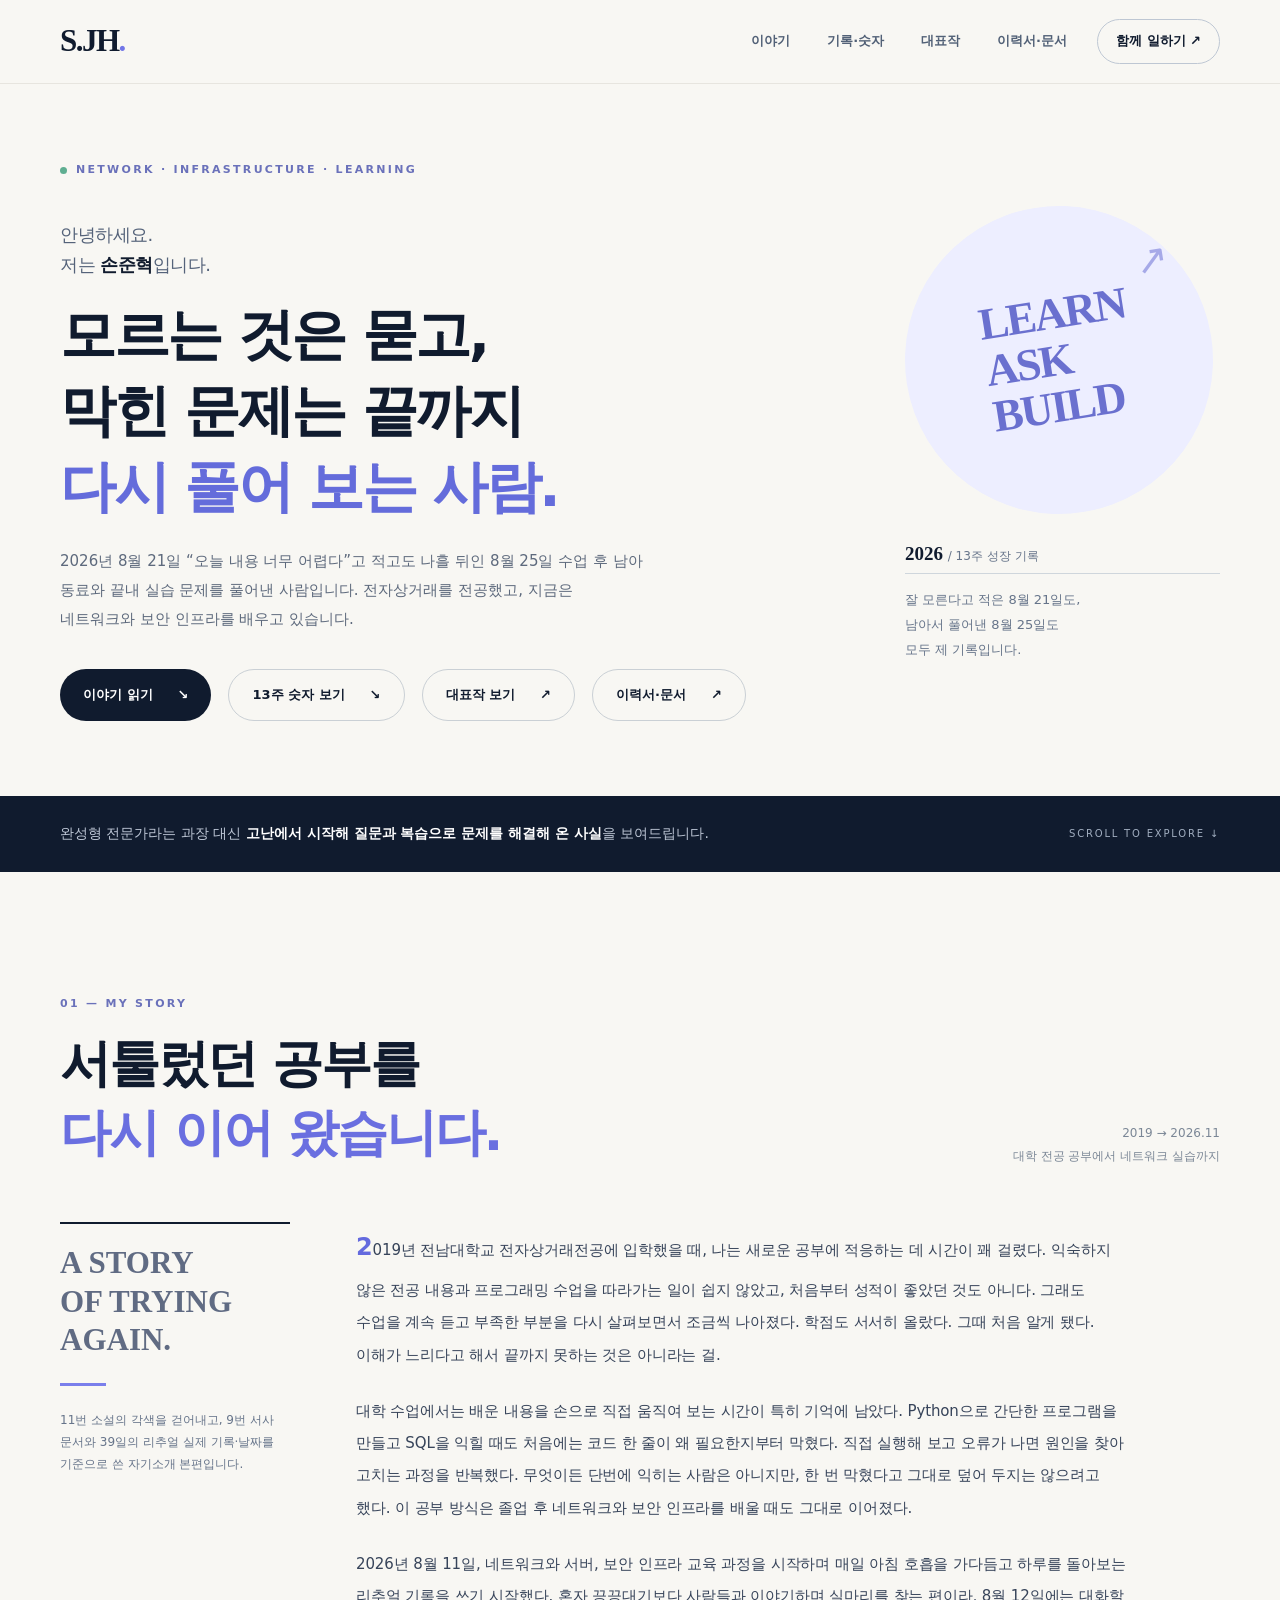
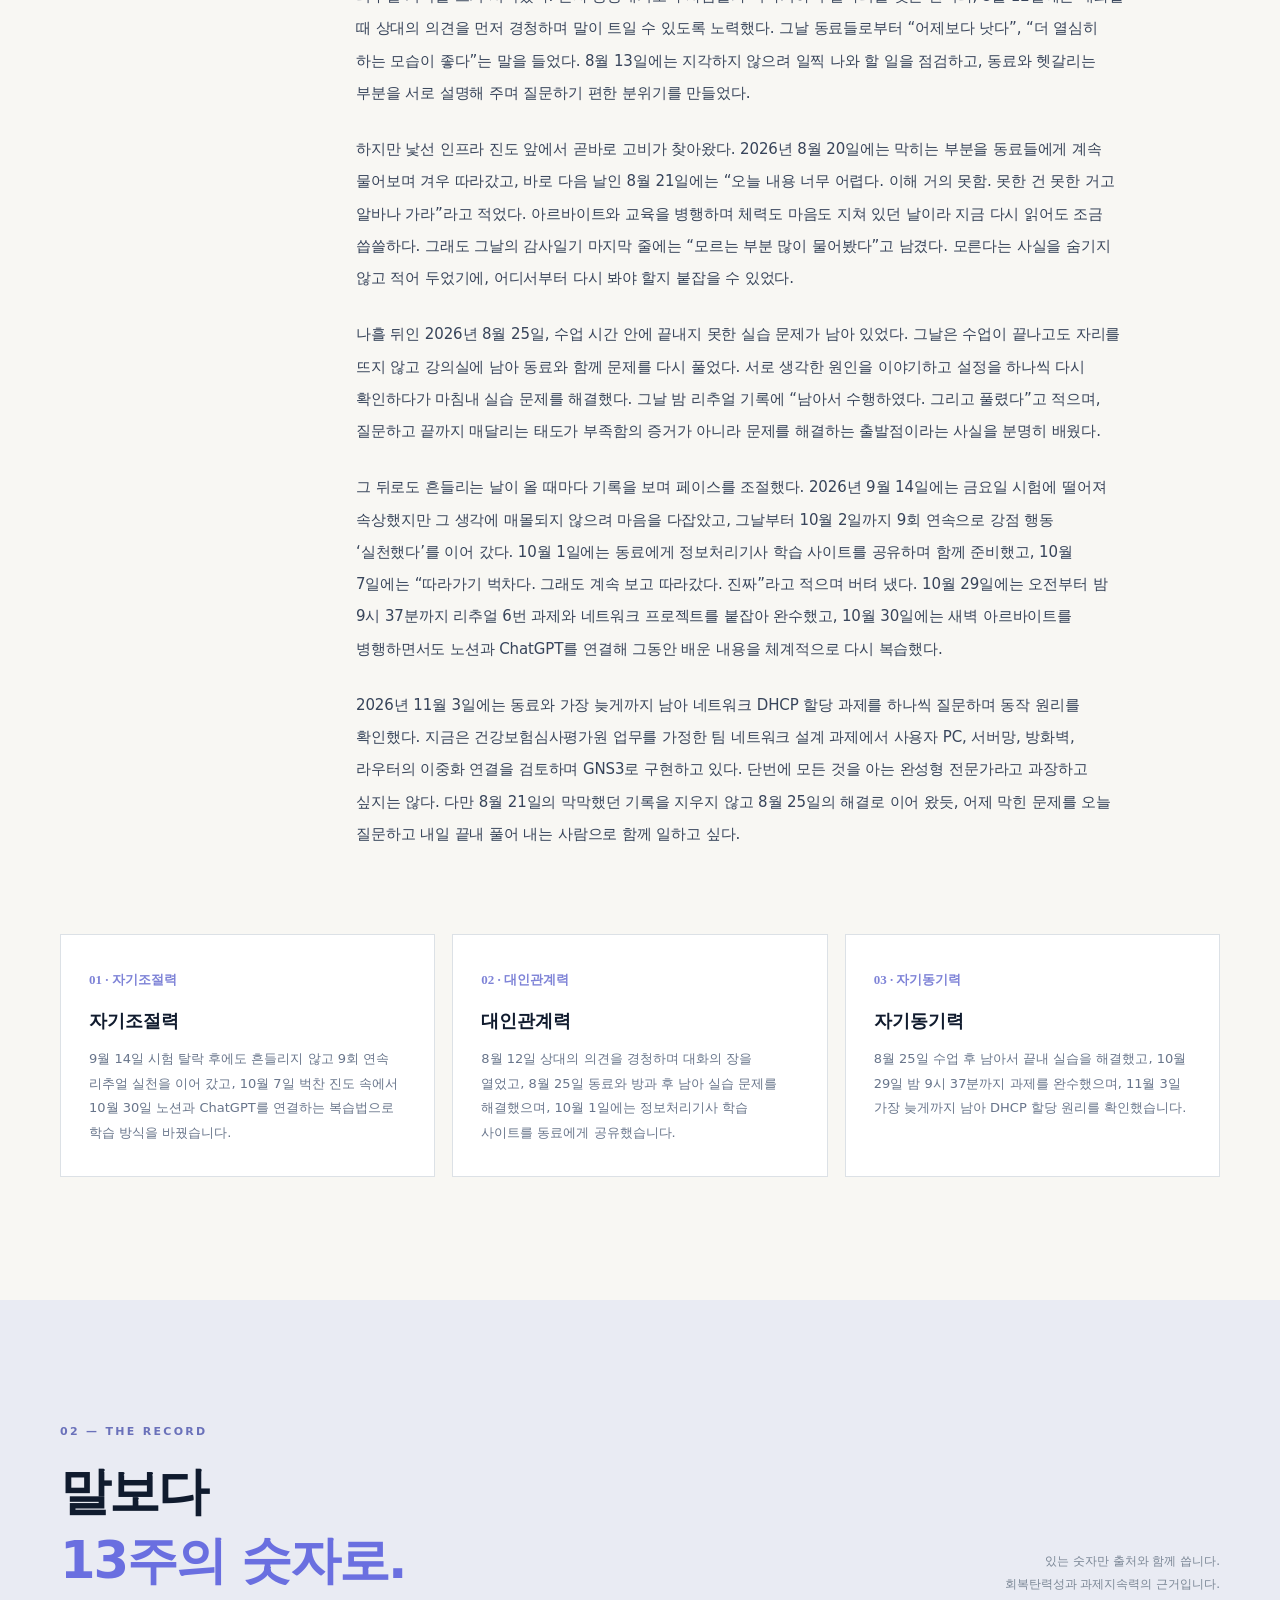
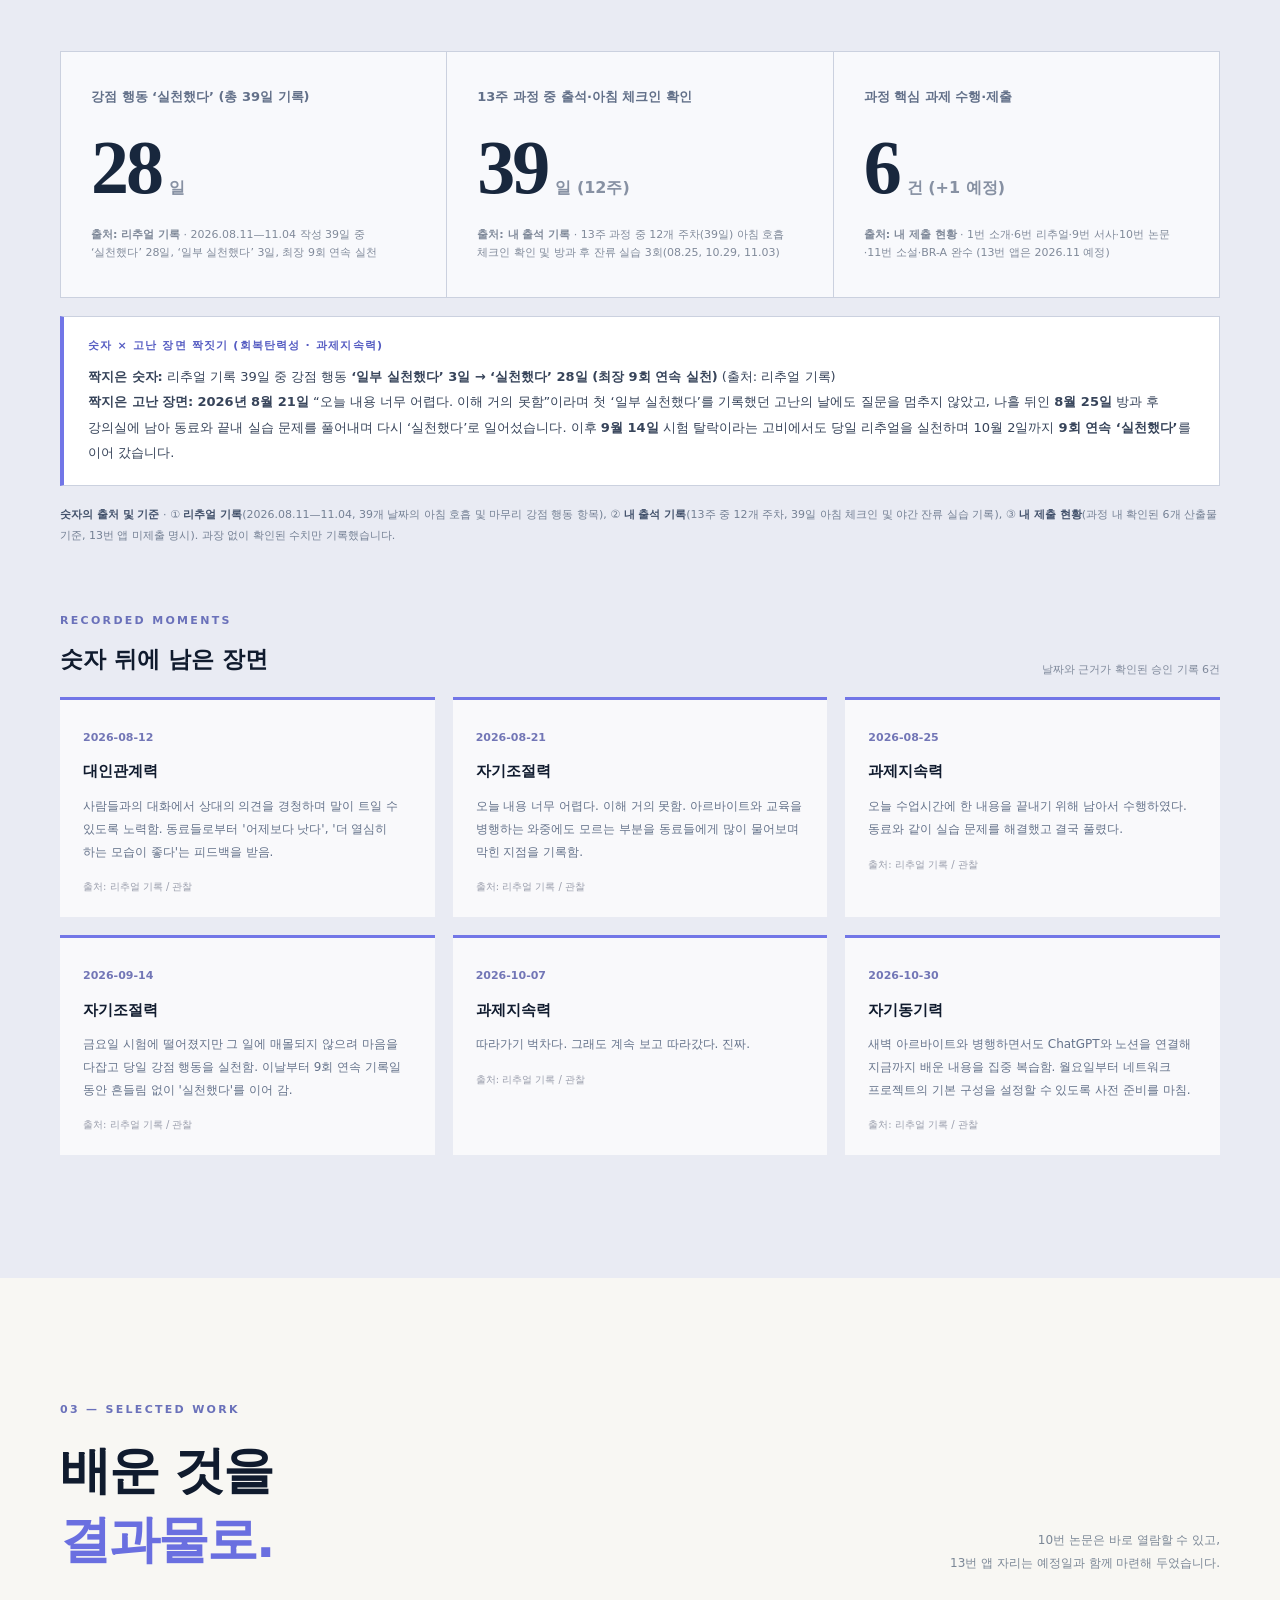
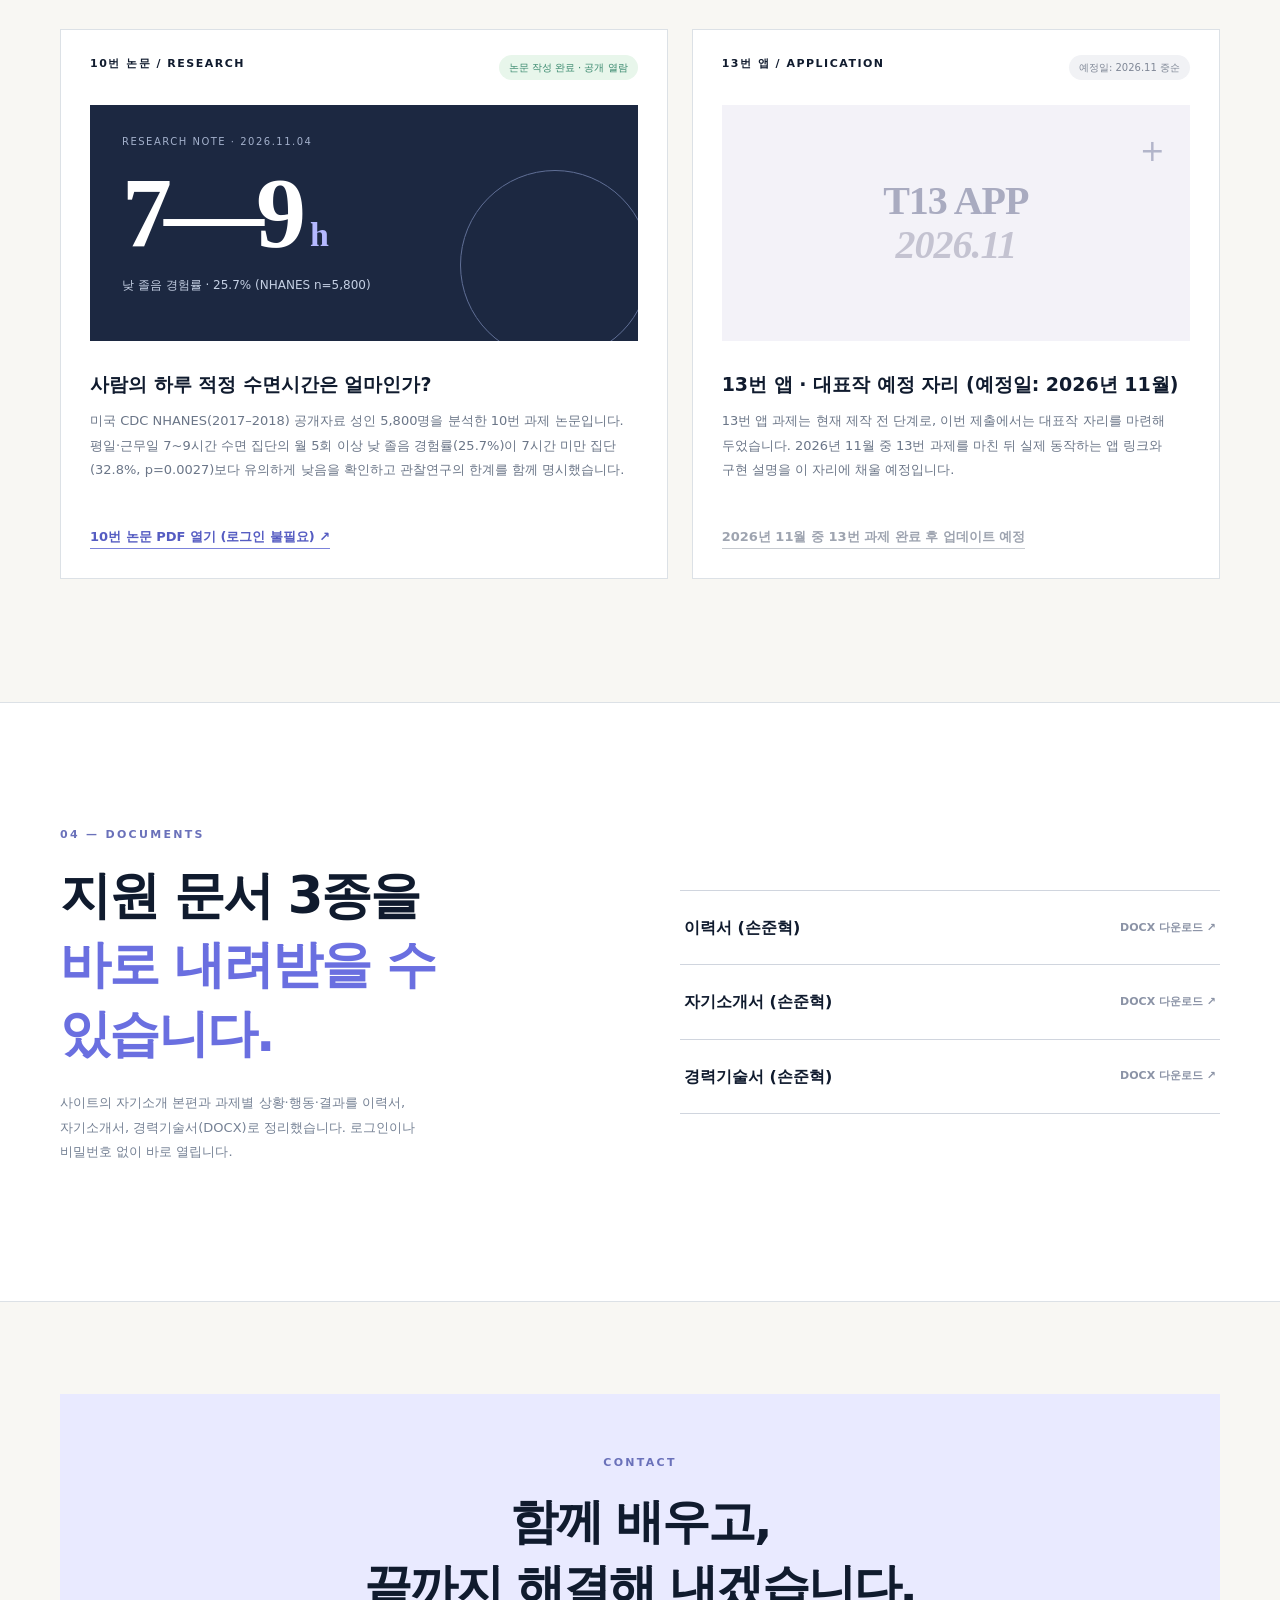
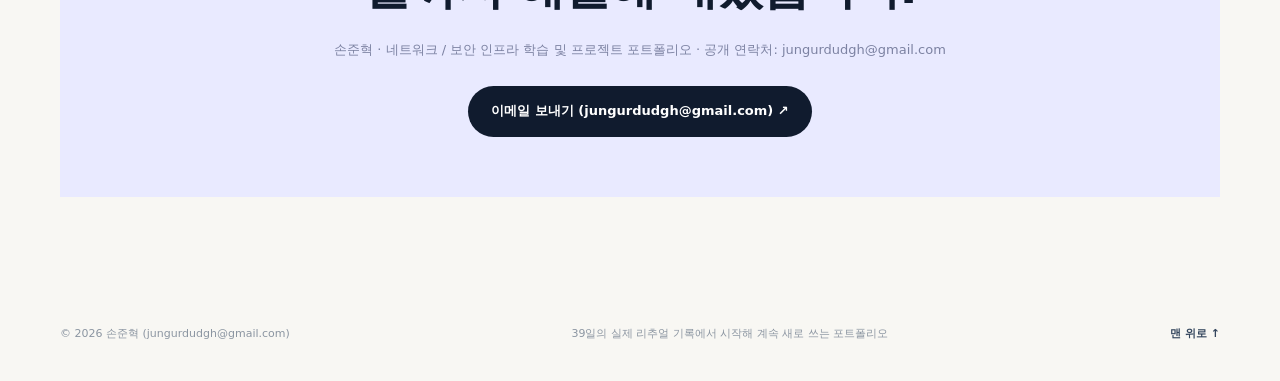
<file: site/index.html>
<!doctype html>
<html lang="ko">
<head>
  <meta charset="utf-8">
  <meta name="viewport" content="width=device-width, initial-scale=1">
  <meta name="description" content="손준혁의 성장 기록, 네트워크·보안 인프라 학습 경험과 프로젝트 포트폴리오">
  <meta name="theme-color" content="#101b2e">
  <title>손준혁 | 모르는 것은 묻고, 막힌 문제는 끝까지 다시 풀어 보는 사람</title>
  <link rel="stylesheet" href="styles.css">
  <script defer src="data/site-data.js"></script>
  <script defer src="main.js"></script>
</head>
<body>
  <a class="skip-link" href="#story">본문 바로가기</a>
  <header class="navwrap">
    <nav class="nav shell" aria-label="주 탐색">
      <a href="#top" class="brand">S.JH<span class="brand-dot">.</span></a>
      <div class="navlinks"><a href="#story">이야기</a><a href="#numbers">기록·숫자</a><a href="#works">대표작</a><a href="#documents">이력서·문서</a></div>
      <a class="navcontact" href="#contact">함께 일하기 <span aria-hidden="true">↗</span></a>
    </nav>
  </header>
  <main id="top">
    <section class="hero shell" aria-labelledby="hero-title">
      <div class="hero-main">
        <div class="eyebrow"><span class="live-dot"></span> NETWORK · INFRASTRUCTURE · LEARNING</div>
        <div class="herotext">안녕하세요.<br>저는 <span>손준혁</span>입니다.</div>
        <h1 id="hero-title">모르는 것은 묻고,<br>막힌 문제는 끝까지<br><em>다시 풀어 보는 사람.</em></h1>
        <p class="herosub">2026년 8월 21일 “오늘 내용 너무 어렵다”고 적고도 나흘 뒤인 8월 25일 수업 후 남아 동료와 끝내 실습 문제를 풀어낸 사람입니다. 전자상거래를 전공했고, 지금은 네트워크와 보안 인프라를 배우고 있습니다.</p>
        <div class="hero-actions"><a class="btn btn-primary" href="#story">이야기 읽기 <span aria-hidden="true">↘</span></a><a class="btn btn-plain" href="#numbers">13주 숫자 보기 <span aria-hidden="true">↘</span></a><a class="btn btn-plain" href="#works">대표작 보기 <span aria-hidden="true">↗</span></a><a class="btn btn-plain" href="#documents">이력서·문서 <span aria-hidden="true">↗</span></a></div>
      </div>
      <aside class="hero-aside" aria-label="짧은 소개">
        <div class="aside-circle"><div class="circle-text">LEARN<br>ASK<br>BUILD</div><span class="circle-mark">↗</span></div>
        <p class="aside-number">2026 <span>/ 13주 성장 기록</span></p>
        <div class="aside-rule"></div><p class="aside-note">잘 모른다고 적은 8월 21일도,<br>남아서 풀어낸 8월 25일도<br>모두 제 기록입니다.</p>
      </aside>
    </section>

    <section class="introstrip"><div class="shell introstrip-inner"><p>완성형 전문가라는 과장 대신 <strong>고난에서 시작해 질문과 복습으로 문제를 해결해 온 사실</strong>을 보여드립니다.</p><span>SCROLL TO EXPLORE ↓</span></div></section>

    <section class="section shell story" id="story" aria-labelledby="story-title">
      <div class="section-head"><div><p class="kicker">01 — MY STORY</p><h2 id="story-title">서툴렀던 공부를<br><i>다시 이어 왔습니다.</i></h2></div><p class="section-aside">2019 → 2026.11<br>대학 전공 공부에서 네트워크 실습까지</p></div>
      <div class="storygrid">
        <aside class="story-spine"><div class="spine-word">A STORY<br>OF TRYING<br>AGAIN.</div><div class="spine-line"></div><p>11번 소설의 각색을 걷어내고, 9번 서사 문서와 39일의 리추얼 실제 기록·날짜를 기준으로 쓴 자기소개 본편입니다.</p></aside>
        <div class="story-body"><p>2019년 전남대학교 전자상거래전공에 입학했을 때, 나는 새로운 공부에 적응하는 데 시간이 꽤 걸렸다. 익숙하지 않은 전공 내용과 프로그래밍 수업을 따라가는 일이 쉽지 않았고, 처음부터 성적이 좋았던 것도 아니다. 그래도 수업을 계속 듣고 부족한 부분을 다시 살펴보면서 조금씩 나아졌다. 학점도 서서히 올랐다. 그때 처음 알게 됐다. 이해가 느리다고 해서 끝까지 못하는 것은 아니라는 걸.</p>
<p>대학 수업에서는 배운 내용을 손으로 직접 움직여 보는 시간이 특히 기억에 남았다. Python으로 간단한 프로그램을 만들고 SQL을 익힐 때도 처음에는 코드 한 줄이 왜 필요한지부터 막혔다. 직접 실행해 보고 오류가 나면 원인을 찾아 고치는 과정을 반복했다. 무엇이든 단번에 익히는 사람은 아니지만, 한 번 막혔다고 그대로 덮어 두지는 않으려고 했다. 이 공부 방식은 졸업 후 네트워크와 보안 인프라를 배울 때도 그대로 이어졌다.</p>
<p>2026년 8월 11일, 네트워크와 서버, 보안 인프라 교육 과정을 시작하며 매일 아침 호흡을 가다듬고 하루를 돌아보는 리추얼 기록을 쓰기 시작했다. 혼자 끙끙대기보다 사람들과 이야기하며 실마리를 찾는 편이라, 8월 12일에는 대화할 때 상대의 의견을 먼저 경청하며 말이 트일 수 있도록 노력했다. 그날 동료들로부터 “어제보다 낫다”, “더 열심히 하는 모습이 좋다”는 말을 들었다. 8월 13일에는 지각하지 않으려 일찍 나와 할 일을 점검하고, 동료와 헷갈리는 부분을 서로 설명해 주며 질문하기 편한 분위기를 만들었다.</p>
<p>하지만 낯선 인프라 진도 앞에서 곧바로 고비가 찾아왔다. 2026년 8월 20일에는 막히는 부분을 동료들에게 계속 물어보며 겨우 따라갔고, 바로 다음 날인 8월 21일에는 “오늘 내용 너무 어렵다. 이해 거의 못함. 못한 건 못한 거고 알바나 가라”라고 적었다. 아르바이트와 교육을 병행하며 체력도 마음도 지쳐 있던 날이라 지금 다시 읽어도 조금 씁쓸하다. 그래도 그날의 감사일기 마지막 줄에는 “모르는 부분 많이 물어봤다”고 남겼다. 모른다는 사실을 숨기지 않고 적어 두었기에, 어디서부터 다시 봐야 할지 붙잡을 수 있었다.</p>
<p>나흘 뒤인 2026년 8월 25일, 수업 시간 안에 끝내지 못한 실습 문제가 남아 있었다. 그날은 수업이 끝나고도 자리를 뜨지 않고 강의실에 남아 동료와 함께 문제를 다시 풀었다. 서로 생각한 원인을 이야기하고 설정을 하나씩 다시 확인하다가 마침내 실습 문제를 해결했다. 그날 밤 리추얼 기록에 “남아서 수행하였다. 그리고 풀렸다”고 적으며, 질문하고 끝까지 매달리는 태도가 부족함의 증거가 아니라 문제를 해결하는 출발점이라는 사실을 분명히 배웠다.</p>
<p>그 뒤로도 흔들리는 날이 올 때마다 기록을 보며 페이스를 조절했다. 2026년 9월 14일에는 금요일 시험에 떨어져 속상했지만 그 생각에 매몰되지 않으려 마음을 다잡았고, 그날부터 10월 2일까지 9회 연속으로 강점 행동 ‘실천했다’를 이어 갔다. 10월 1일에는 동료에게 정보처리기사 학습 사이트를 공유하며 함께 준비했고, 10월 7일에는 “따라가기 벅차다. 그래도 계속 보고 따라갔다. 진짜”라고 적으며 버텨 냈다. 10월 29일에는 오전부터 밤 9시 37분까지 리추얼 6번 과제와 네트워크 프로젝트를 붙잡아 완수했고, 10월 30일에는 새벽 아르바이트를 병행하면서도 노션과 ChatGPT를 연결해 그동안 배운 내용을 체계적으로 다시 복습했다.</p>
<p>2026년 11월 3일에는 동료와 가장 늦게까지 남아 네트워크 DHCP 할당 과제를 하나씩 질문하며 동작 원리를 확인했다. 지금은 건강보험심사평가원 업무를 가정한 팀 네트워크 설계 과제에서 사용자 PC, 서버망, 방화벽, 라우터의 이중화 연결을 검토하며 GNS3로 구현하고 있다. 단번에 모든 것을 아는 완성형 전문가라고 과장하고 싶지는 않다. 다만 8월 21일의 막막했던 기록을 지우지 않고 8월 25일의 해결로 이어 왔듯, 어제 막힌 문제를 오늘 질문하고 내일 끝내 풀어 내는 사람으로 함께 일하고 싶다.</p></div>
      </div>
      <div class="qualities" aria-label="세 가지 역량">
        <article><span>01 · 자기조절력</span><h3>자기조절력</h3><p>9월 14일 시험 탈락 후에도 흔들리지 않고 9회 연속 리추얼 실천을 이어 갔고, 10월 7일 벅찬 진도 속에서 10월 30일 노션과 ChatGPT를 연결하는 복습법으로 학습 방식을 바꿨습니다.</p></article>
        <article><span>02 · 대인관계력</span><h3>대인관계력</h3><p>8월 12일 상대의 의견을 경청하며 대화의 장을 열었고, 8월 25일 동료와 방과 후 남아 실습 문제를 해결했으며, 10월 1일에는 정보처리기사 학습 사이트를 동료에게 공유했습니다.</p></article>
        <article><span>03 · 자기동기력</span><h3>자기동기력</h3><p>8월 25일 수업 후 남아서 끝내 실습을 해결했고, 10월 29일 밤 9시 37분까지 과제를 완수했으며, 11월 3일 가장 늦게까지 남아 DHCP 할당 원리를 확인했습니다.</p></article>
      </div>
    </section>

    <section class="section stats-section" id="numbers" aria-labelledby="numbers-title"><div class="shell">
      <div class="section-head"><div><p class="kicker">02 — THE RECORD</p><h2 id="numbers-title">말보다<br><i>13주의 숫자로.</i></h2></div><p class="section-aside">있는 숫자만 출처와 함께 씁니다.<br>회복탄력성과 과제지속력의 근거입니다.</p></div>
      <div class="stats-grid">
        <article class="stat"><div class="stat-label">강점 행동 ‘실천했다’ (총 39일 기록)</div><div class="stat-value"><span data-stat="fully_practiced_days">28</span><small>일</small></div><div class="stat-foot"><strong>출처: 리추얼 기록</strong> · 2026.08.11—11.04 작성 39일 중 ‘실천했다’ 28일, ‘일부 실천했다’ <span data-stat="partially_practiced_days">3</span>일, 최장 <span data-stat="longest_practiced_streak">9</span>회 연속 실천</div></article>
        <article class="stat"><div class="stat-label">13주 과정 중 출석·아침 체크인 확인</div><div class="stat-value"><span data-stat="attended_days">39</span><small>일 (12주)</small></div><div class="stat-foot"><strong>출처: 내 출석 기록</strong> · 13주 과정 중 12개 주차(<span data-stat="recorded_days">39</span>일) 아침 호흡 체크인 확인 및 방과 후 잔류 실습 3회(08.25, 10.29, 11.03)</div></article>
        <article class="stat"><div class="stat-label">과정 핵심 과제 수행·제출</div><div class="stat-value"><span data-stat="submitted_tasks">6</span><small>건 (+1 예정)</small></div><div class="stat-foot"><strong>출처: 내 제출 현황</strong> · 1번 소개·6번 리추얼·9번 서사·10번 논문·11번 소설·BR-A 완수 (13번 앱은 2026.11 예정)</div></article>
      </div>
      <div class="paired-hardship" aria-label="숫자와 고난 장면의 짝짓기">
        <div class="paired-badge">숫자 × 고난 장면 짝짓기 (회복탄력성 · 과제지속력)</div>
        <p><strong>짝지은 숫자:</strong> 리추얼 기록 39일 중 강점 행동 <strong>‘일부 실천했다’ 3일 → ‘실천했다’ 28일 (최장 9회 연속 실천)</strong> (출처: 리추얼 기록)<br><strong>짝지은 고난 장면:</strong> <strong>2026년 8월 21일</strong> “오늘 내용 너무 어렵다. 이해 거의 못함”이라며 첫 ‘일부 실천했다’를 기록했던 고난의 날에도 질문을 멈추지 않았고, 나흘 뒤인 <strong>8월 25일</strong> 방과 후 강의실에 남아 동료와 끝내 실습 문제를 풀어내며 다시 ‘실천했다’로 일어섰습니다. 이후 <strong>9월 14일</strong> 시험 탈락이라는 고비에서도 당일 리추얼을 실천하며 10월 2일까지 <strong>9회 연속 ‘실천했다’</strong>를 이어 갔습니다.</p>
      </div>
      <div class="record-caption"><strong>숫자의 출처 및 기준</strong> · ① <strong>리추얼 기록</strong>(2026.08.11—11.04, 39개 날짜의 아침 호흡 및 마무리 강점 행동 항목), ② <strong>내 출석 기록</strong>(13주 중 12개 주차, 39일 아침 체크인 및 야간 잔류 실습 기록), ③ <strong>내 제출 현황</strong>(과정 내 확인된 6개 산출물 기준, 13번 앱 미제출 명시). 과장 없이 확인된 수치만 기록했습니다.</div>
      <div class="evidence-head"><div><span class="small-overline">RECORDED MOMENTS</span><h3>숫자 뒤에 남은 장면</h3></div><span>날짜와 근거가 확인된 승인 기록 6건</span></div>
      <div id="approved-evidence" class="evidence-grid" aria-live="polite">
        <article class="evidence"><time datetime="2026-08-12">2026-08-12</time><h4>대인관계력</h4><p>사람들과의 대화에서 상대의 의견을 경청하며 말이 트일 수 있도록 노력함. 동료들로부터 ‘어제보다 낫다’, ‘더 열심히 하는 모습이 좋다’는 피드백을 받음.</p><small>출처: 리추얼 기록 / 관찰</small></article>
        <article class="evidence"><time datetime="2026-08-21">2026-08-21</time><h4>자기조절력</h4><p>오늘 내용 너무 어렵다. 이해 거의 못함. 아르바이트와 교육을 병행하는 와중에도 모르는 부분을 동료들에게 많이 물어보며 막힌 지점을 기록함.</p><small>출처: 리추얼 기록 / 관찰</small></article>
        <article class="evidence"><time datetime="2026-08-25">2026-08-25</time><h4>과제지속력</h4><p>오늘 수업시간에 한 내용을 끝내기 위해 남아서 수행하였다. 동료와 같이 실습 문제를 해결했고 결국 풀렸다.</p><small>출처: 리추얼 기록 / 관찰</small></article>
        <article class="evidence"><time datetime="2026-09-14">2026-09-14</time><h4>자기조절력</h4><p>금요일 시험에 떨어졌지만 그 일에 매몰되지 않으려 마음을 다잡고 당일 강점 행동을 실천함. 이날부터 9회 연속 기록일 동안 흔들림 없이 ‘실천했다’를 이어 감.</p><small>출처: 리추얼 기록 / 관찰</small></article>
        <article class="evidence"><time datetime="2026-10-07">2026-10-07</time><h4>과제지속력</h4><p>따라가기 벅차다. 그래도 계속 보고 따라갔다. 진짜.</p><small>출처: 리추얼 기록 / 관찰</small></article>
        <article class="evidence"><time datetime="2026-10-30">2026-10-30</time><h4>자기동기력</h4><p>새벽 아르바이트와 병행하면서도 ChatGPT와 노션을 연결해 지금까지 배운 내용을 집중 복습함. 월요일부터 네트워크 프로젝트의 기본 구성을 설정할 수 있도록 사전 준비를 마침.</p><small>출처: 리추얼 기록 / 관찰</small></article>
      </div>
    </div></section>

    <section class="section shell" id="works" aria-labelledby="works-title">
      <div class="section-head"><div><p class="kicker">03 — SELECTED WORK</p><h2 id="works-title">배운 것을<br><i>결과물로.</i></h2></div><p class="section-aside">10번 논문은 바로 열람할 수 있고,<br>13번 앱 자리는 예정일과 함께 마련해 두었습니다.</p></div>
      <div class="works-grid">
        <article class="work-card work-primary"><div class="work-meta"><span class="work-no">10번 논문 / RESEARCH</span><span class="work-status">논문 작성 완료 · 공개 열람</span></div>
          <div class="work-art"><div class="small-label">RESEARCH NOTE · 2026.11.04</div><div class="sleep-display">7—9<span>h</span></div><div class="sleep-line"></div><div class="sleep-desc">낮 졸음 경험률 · 25.7% (NHANES n=5,800)</div></div>
          <div class="work-copy"><h3>사람의 하루 적정 수면시간은 얼마인가?</h3><p>미국 CDC NHANES(2017–2018) 공개자료 성인 5,800명을 분석한 10번 과제 논문입니다. 평일·근무일 7~9시간 수면 집단의 월 5회 이상 낮 졸음 경험률(25.7%)이 7시간 미만 집단(32.8%, p=0.0027)보다 유의하게 낮음을 확인하고 관찰연구의 한계를 함께 명시했습니다.</p><a class="textlink" href="assets/sleep-research.pdf" target="_blank" rel="noopener">10번 논문 PDF 열기 (로그인 불필요) <span aria-hidden="true">↗</span></a></div>
        </article>
        <article class="work-card work-coming"><div class="work-meta"><span class="work-no">13번 앱 / APPLICATION</span><span class="work-status muted">예정일: 2026.11 중순</span></div>
          <div class="coming-art"><span class="coming-cross">+</span><div>T13 APP<br><em>2026.11</em></div></div><div class="work-copy"><h3>13번 앱 · 대표작 예정 자리 (예정일: 2026년 11월)</h3><p>13번 앱 과제는 현재 제작 전 단계로, 이번 제출에서는 대표작 자리를 마련해 두었습니다. 2026년 11월 중 13번 과제를 마친 뒤 실제 동작하는 앱 링크와 구현 설명을 이 자리에 채울 예정입니다.</p><span class="textlink inactive">2026년 11월 중 13번 과제 완료 후 업데이트 예정</span></div>
        </article>
      </div>
    </section>

    <section class="section documents-section" id="documents"><div class="shell documents-inner"><div><p class="kicker">04 — DOCUMENTS</p><h2>지원 문서 3종을<br><i>바로 내려받을 수 있습니다.</i></h2><p class="documents-desc">사이트의 자기소개 본편과 과제별 상황·행동·결과를 이력서, 자기소개서, 경력기술서(DOCX)로 정리했습니다. 로그인이나 비밀번호 없이 바로 열립니다.</p></div><div class="downloadlist"><a href="assets/resume.docx" download="이력서_손준혁.docx">이력서 (손준혁) <span>DOCX 다운로드 ↗</span></a><a href="assets/personal-statement.docx" download="자기소개서_손준혁.docx">자기소개서 (손준혁) <span>DOCX 다운로드 ↗</span></a><a href="assets/project-experience.docx" download="경력기술서_손준혁.docx">경력기술서 (손준혁) <span>DOCX 다운로드 ↗</span></a></div></div></section>

    <section class="contact-section shell" id="contact"><div class="contact-panel"><p class="kicker">CONTACT</p><h2>함께 배우고,<br>끝까지 해결해 내겠습니다.</h2><p>손준혁 · 네트워크 / 보안 인프라 학습 및 프로젝트 포트폴리오 · 공개 연락처: jungurdudgh@gmail.com</p><a id="contact-link" href="mailto:jungurdudgh@gmail.com" class="btn btn-primary">이메일 보내기 (jungurdudgh@gmail.com) ↗</a></div></section>
  </main>
  <footer class="footer shell"><span>© 2026 손준혁 (jungurdudgh@gmail.com)</span><span>39일의 실제 리추얼 기록에서 시작해 계속 새로 쓰는 포트폴리오</span><a href="#top">맨 위로 ↑</a></footer>
</body></html>
</file>
<file: site/styles.css>
:root{--navy:#101b2e;--ink:#23324a;--muted:#66748a;--paper:#f8f7f3;--white:#fff;--line:#dce1e6;--accent:#7276e7;--pale:#edeeff;--mint:#c9f3de;--heading:Georgia,'Noto Serif KR',serif;--body:'Apple SD Gothic Neo','Malgun Gothic',system-ui,sans-serif}*{box-sizing:border-box}html{scroll-behavior:smooth}body{margin:0;background:var(--paper);color:var(--navy);font-family:var(--body);line-height:1.7;word-break:keep-all}a{color:inherit;text-decoration:none}button,a{outline-offset:5px}a:focus-visible{outline:3px solid var(--accent)}.shell{width:min(1160px,calc(100% - 68px));margin:0 auto}.skip-link{position:absolute;z-index:100;top:-60px;left:20px;background:white;padding:12px}.skip-link:focus{top:12px}.navwrap{position:sticky;z-index:10;top:0;background:rgba(248,247,243,.94);backdrop-filter:blur(15px);border-bottom:1px solid #e7e5df}.nav{height:83px;display:flex;align-items:center;gap:30px}.brand{font-family:Georgia,serif;letter-spacing:-1.5px;font-size:31px;font-weight:700}.brand-dot{color:var(--accent)}.navlinks{display:flex;gap:37px;margin-left:auto;font-size:13px;font-weight:650;color:#526177}.navlinks a:hover,.navcontact:hover{color:var(--accent)}.navcontact{border:1px solid #bec7d3;padding:10px 18px;border-radius:100px;font-size:13px;font-weight:700;white-space:nowrap}.hero{display:grid;grid-template-columns:minmax(0,1fr) 330px;gap:50px;min-height:660px;align-items:center;padding-top:77px;padding-bottom:75px}.eyebrow,.kicker,.small-overline{font-size:11px;font-weight:800;letter-spacing:2.3px;color:#6a71ba}.eyebrow{display:flex;align-items:center;gap:9px}.live-dot{height:7px;width:7px;border-radius:100%;background:#5fae91}.herotext{margin-top:40px;font-size:18px;letter-spacing:-.5px;color:#55637a}.herotext span{font-weight:800;color:var(--navy)}h1,h2,h3,p{margin-top:0}.hero h1{font-size:clamp(36px,4.4vw,60px);line-height:1.35;letter-spacing:-2.5px;margin:16px 0 22px;font-weight:800}.hero h1 em{font-style:normal;color:#646cdb}.herosub{max-width:590px;line-height:1.95;color:#5e6a7d;font-size:15px}.hero-actions{display:flex;gap:17px;margin-top:34px;flex-wrap:wrap}.btn{display:inline-flex;align-items:center;justify-content:center;gap:25px;padding:14px 23px;border-radius:100px;font-size:13px;font-weight:750}.btn-primary{background:var(--navy);color:#fff}.btn-primary:hover{background:#353f9a}.btn-plain{border:1px solid #cad0d5}.btn-plain:hover{background:#fff}.hero-aside{align-self:stretch;display:flex;flex-direction:column;justify-content:center;padding-left:15px}.aside-circle{aspect-ratio:1;max-width:308px;background:var(--pale);border-radius:50%;display:flex;align-items:center;justify-content:center;position:relative;transform:rotate(-9deg)}.circle-text{font:700 45px/1.04 Georgia,serif;letter-spacing:-2px;color:#6a70cf}.circle-mark{position:absolute;right:30px;top:35px;font-size:40px;color:#a6a9e8}.aside-number{font:700 19px Georgia,serif;margin:29px 0 8px}.aside-number span{font:500 12px var(--body);color:var(--muted)}.aside-rule{height:1px;background:#cfd6dc;width:100%}.aside-note{margin-top:14px;font-size:13px;line-height:1.9;color:var(--muted)}.introstrip{background:var(--navy);color:white}.introstrip-inner{display:flex;align-items:center;justify-content:space-between;gap:18px;padding:26px 0}.introstrip p{margin:0;font-size:14px;color:#bdc6d5}.introstrip strong{color:#fff}.introstrip span{font-size:10px;letter-spacing:1.8px;color:#a1aec0;white-space:nowrap}.section{padding-top:123px;padding-bottom:123px}.section-head{display:flex;justify-content:space-between;align-items:end;gap:20px;margin-bottom:55px}.section-head h2,.documents-inner h2,.contact-panel h2{font-size:clamp(34px,4vw,55px);font-weight:800;letter-spacing:-2px;line-height:1.35;margin:16px 0 0}.section-head h2 i,.documents-inner h2 i{font-style:normal;color:#6a6fe0}.section-aside{font-size:12px;color:#7b8796;text-align:right;line-height:1.9;margin:0}.storygrid{display:grid;grid-template-columns:230px minmax(0,1fr);gap:66px}.story-spine{border-top:2px solid var(--navy);padding-top:20px;align-self:start;position:sticky;top:114px}.spine-word{font:bold 31px/1.24 Georgia,serif;color:#606b83}.spine-line{width:46px;height:3px;background:#7a7feb;margin:23px 0}.story-spine p{font-size:12px;color:var(--muted);line-height:1.85}.story-body{max-width:770px}.story-body p{font-size:15px;line-height:2.15;color:#37445a;margin-bottom:24px;letter-spacing:-.12px}.story-body p:first-child:first-letter{font-size:24px;font-weight:750;color:#646ade}.qualities{display:grid;grid-template-columns:repeat(3,1fr);gap:17px;margin-top:60px}.qualities article{background:white;border:1px solid var(--line);padding:30px 28px;min-height:185px}.qualities span{font:700 13px Georgia,serif;color:#7e83d7}.qualities h3{font-size:18px;margin:14px 0 10px}.qualities p{font-size:13px;color:#68758b;line-height:1.9;margin:0}.stats-section{background:#e9ebf3}.stats-grid{display:grid;grid-template-columns:repeat(3,1fr);gap:1px;background:#cbd1df;border:1px solid #cbd1df}.stat{padding:34px 30px;background:#f8f9fc}.stat-label{font-size:13px;font-weight:750;color:#627089}.stat-value{font:700 76px/.95 Georgia,serif;margin-top:23px;letter-spacing:-3px;color:#18273d}.stat-value small{font:600 16px var(--body);margin-left:8px;letter-spacing:0;color:#8791a3}.stat-foot{font-size:11px;color:#808a9a;margin-top:23px}.record-caption{margin-top:19px;font-size:11px;line-height:1.9;color:#748094}.record-caption strong{color:#42516b}.paired-hardship{margin-top:18px;background:#fff;border:1px solid #cbd1df;border-left:4px solid var(--accent);padding:20px 24px}.paired-badge{font-size:11px;font-weight:800;letter-spacing:1.2px;color:#555cc2;margin-bottom:8px}.paired-hardship p{margin:0;font-size:13px;line-height:1.95;color:#37445a}.evidence-head{display:flex;align-items:end;justify-content:space-between;margin:58px 0 18px}.evidence-head h3{margin:8px 0 0;font-size:23px}.evidence-head>span{font-size:11px;color:#808a9c}.evidence-grid{display:grid;grid-template-columns:repeat(3,1fr);gap:18px}.evidence{background:#f9f9fb;padding:22px 23px;border-top:3px solid #7276e7}.evidence time{font-size:11px;font-weight:800;color:#7276b6}.evidence h4{font-size:15px;margin:10px 0}.evidence p{font-size:12px;color:#65738b;line-height:1.9;margin:0}.evidence small{display:block;margin-top:15px;color:#9a9eac;font-size:10px}.works-grid{display:grid;grid-template-columns:1.15fr 1fr;gap:24px}.work-card{border:1px solid var(--line);background:white;overflow:hidden}.work-meta{padding:25px 29px;display:flex;justify-content:space-between;gap:15px;font-size:11px}.work-no{font-weight:750;letter-spacing:1.5px}.work-status{background:#e8f6eb;border-radius:100px;padding:4px 10px;color:#38886d;font-size:10px}.work-status.muted{background:#f1f2f5;color:#7f8796}.work-art{margin:0 29px;background:#1c2841;color:white;height:236px;padding:28px 32px;position:relative;overflow:hidden}.small-label{font-size:10px;letter-spacing:1.5px;color:#a3b0cb}.sleep-display{font:700 100px/1.25 Georgia,serif;letter-spacing:-8px}.sleep-display span{font-size:34px;letter-spacing:0;color:#b4b8ff;margin-left:12px}.sleep-line{position:absolute;right:-12px;top:65px;width:190px;height:190px;border:1px solid #606f96;border-radius:50%}.sleep-desc{font-size:12px;color:#c5d0e4}.coming-art{height:236px;margin:0 29px;background:#f3f2f8;display:flex;align-items:center;justify-content:center;position:relative}.coming-art>div{font:700 40px/1.1 Georgia,serif;color:#a9abc0;letter-spacing:-1px;text-align:center}.coming-art em{font-style:italic;color:#c4c3d1}.coming-cross{position:absolute;right:25px;top:20px;font-size:30px;color:#b2b5ca}.work-copy{padding:29px}.work-copy h3{font-size:19px;line-height:1.5;margin-bottom:10px}.work-copy p{font-size:13px;color:#6b7688;line-height:1.9;min-height:100px}.textlink{font-size:13px;font-weight:800;border-bottom:1px solid #7c83db;padding-bottom:4px;color:#555cc2}.textlink:hover{color:#1a2378}.textlink.inactive{color:#9ea4b0;border-bottom-color:#c7cbd1}.documents-section{background:#fff;border-top:1px solid var(--line);border-bottom:1px solid var(--line)}.documents-inner{display:grid;grid-template-columns:1fr 1fr;gap:80px;align-items:center}.documents-desc{font-size:13px;color:#768295;line-height:1.9;margin-top:23px;max-width:380px}.downloadlist{border-top:1px solid #d0d5de}.downloadlist a{display:flex;align-items:center;justify-content:space-between;gap:20px;padding:23px 4px;border-bottom:1px solid #d0d5de;font-weight:750}.downloadlist a:hover{color:#6b71db}.downloadlist span{font-size:11px;color:#8b93a6;font-weight:600}.contact-section{padding-top:92px;padding-bottom:92px}.contact-panel{background:#e9eaff;min-height:360px;padding:60px 70px;text-align:center}.contact-panel h2{font-size:clamp(30px,4vw,48px)}.contact-panel>p:not(.kicker){font-size:13px;color:#7c82a2;margin:21px 0}.contact-panel .btn{margin-top:4px}.contact-panel .contact-alert{font-size:10px;color:#8084a5}.footer{min-height:92px;display:flex;align-items:center;justify-content:space-between;gap:20px;font-size:11px;color:#8b95a1}.footer a{font-weight:750;color:#34465d}@media(max-width:950px){.hero{grid-template-columns:1fr}.hero-aside{display:none}.storygrid{grid-template-columns:1fr}.story-spine{display:none}.works-grid{grid-template-columns:1fr 1fr}.shell{width:min(100% - 40px,1160px)}}@media(max-width:700px){.nav{height:65px}.navlinks{gap:15px;font-size:11px;margin-left:auto}.navcontact{display:none}.hero{min-height:auto;padding-top:62px;padding-bottom:68px}.hero h1{letter-spacing:-1.5px}.herotext{margin-top:26px}.introstrip span{display:none}.section{padding-top:77px;padding-bottom:77px}.section-head{align-items:start;flex-direction:column;margin-bottom:35px}.section-aside{text-align:left}.story-body p{font-size:14px;line-height:2}.qualities,.stats-grid,.evidence-grid,.works-grid,.documents-inner{grid-template-columns:1fr}.qualities{gap:10px}.qualities article{min-height:0}.stat-value{font-size:63px}.evidence-head>span{display:none}.documents-inner{gap:32px}.work-copy p{min-height:0}.contact-panel{padding:50px 22px}.footer{flex-wrap:wrap;padding:25px 0}.footer>span:nth-child(2){display:none}.navlinks a:last-child{display:none}}
@media(prefers-reduced-motion:reduce){html{scroll-behavior:auto}}
</file>
